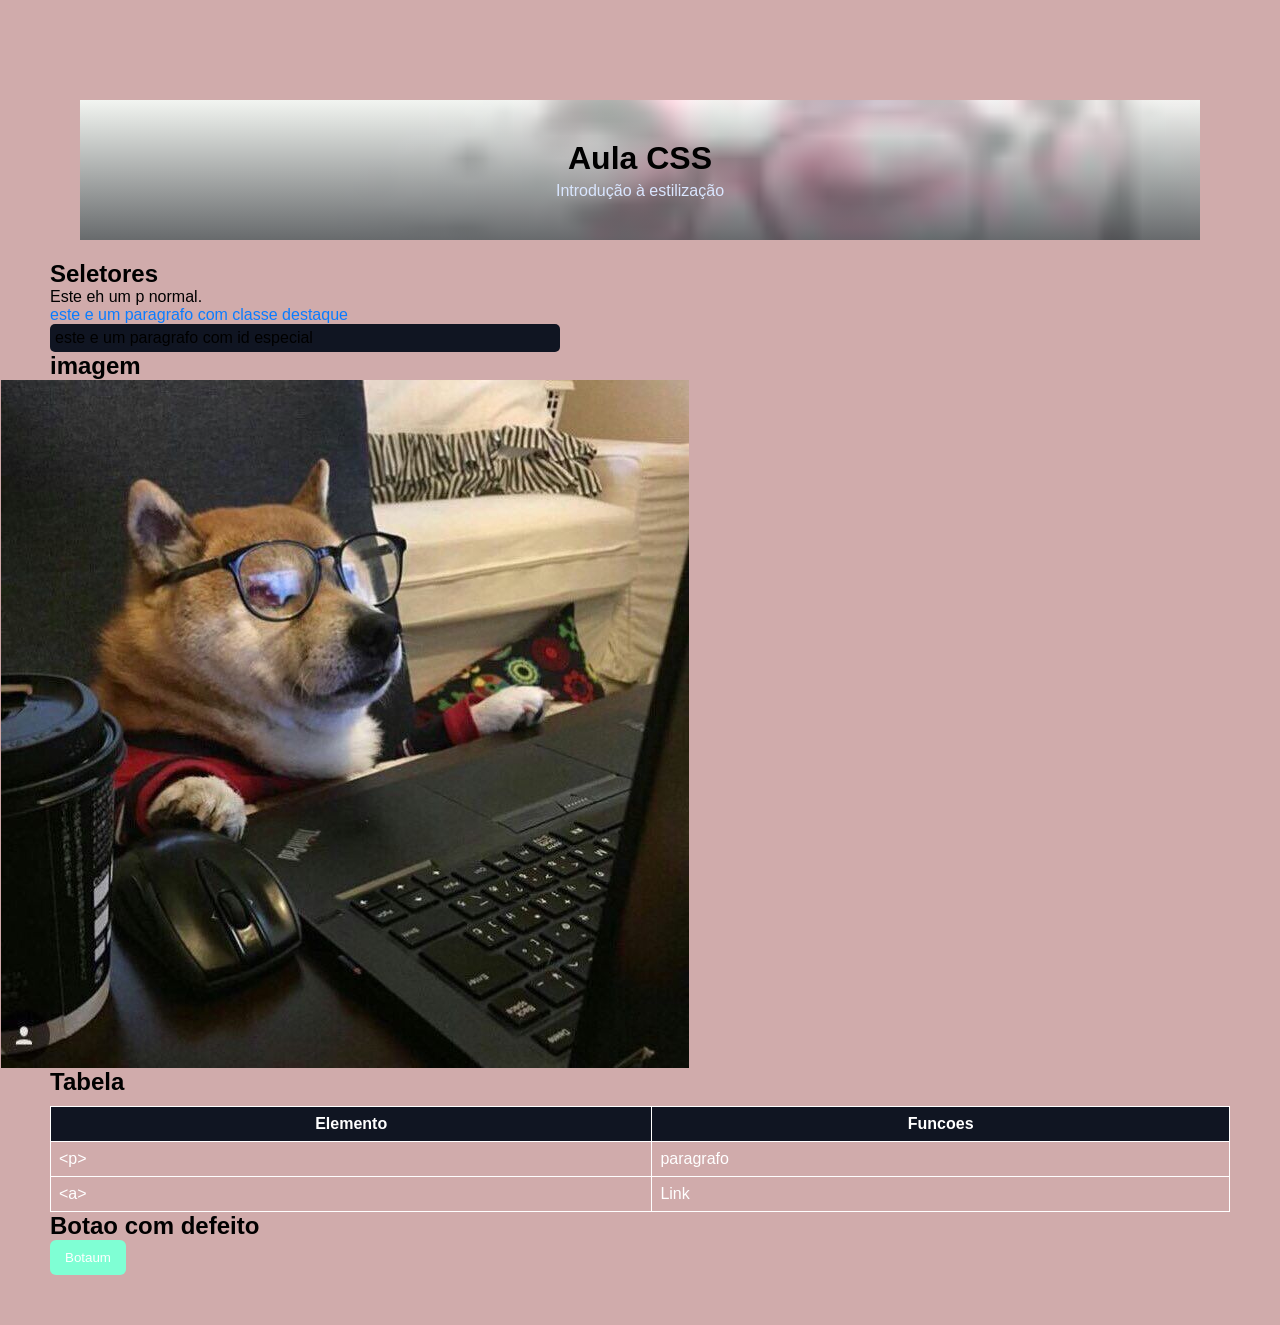
<file: Testando HTML/index.html>
<!DOCTYPE html>
<html lang="en">
<head>
    <meta charset="UTF-8">
    <meta name="viewport" content="width=device-width, initial-scale=1.0">
    <title>Aula CSS</title>
    <link rel="stylesheet" href="./assets/css/style.css">
    </head>
<body>
    <div class="banner">
      <h1>Aula CSS</h1>
      <p>Introdução à estilização</p>
    </div>

    
    <h2>Seletores</h2>
    <p>Este eh um p normal.</p>
    <p class="destaque"> este e um paragrafo com classe destaque</p>
    <p id="especial">este e um paragrafo com id especial</p>
    <h2>imagem</h2>
    <div class="imagem">
    <img src="./assets/baixados.jpg" alt="">
  </div>
    <h2>Tabela</h2>
    <table> <!--tabela inicializada -->
        <tr> <!-- linha -->
        <th>  Elemento </th> <!-- Cabecalho-->
        <th>  Funcoes  </th>
        </tr> 
     <tr>
      <td>&lt;p&gt;</td> <!-- linha de dados -->
       <td> paragrafo</td>
     </tr>
    <tr>
      <td>
        &lt;a&gt;
      </td>
      <td>Link</td>
    </tr>
    </table>
    <h2>Botao com defeito</h2>
    <button class="botao">Botaum</button>
</body>
</html>
</file>
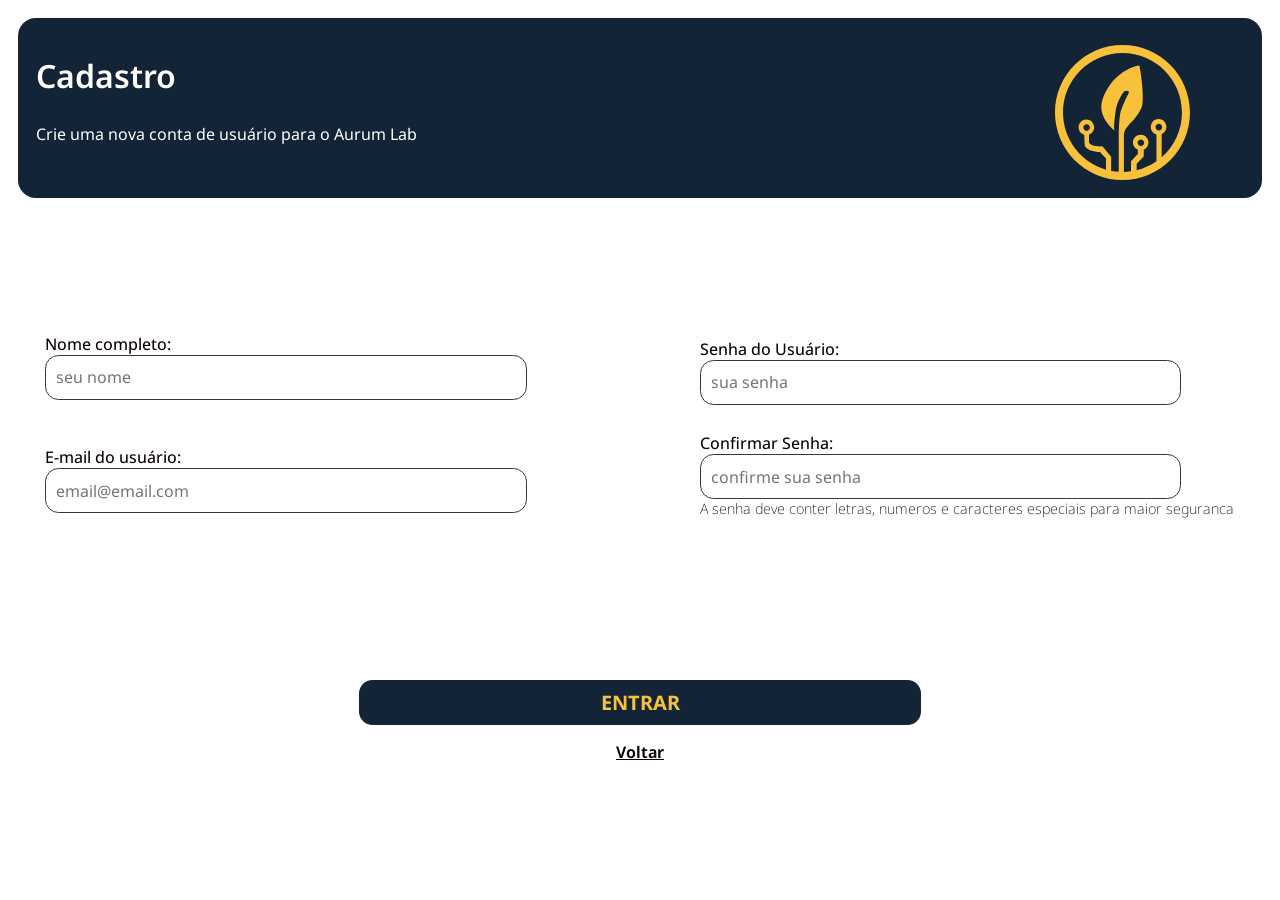
<file: AurumLab/cadastro.html>
<!DOCTYPE html>
<html lang="pt-BR">

<head>
    <meta charset="UTF-8">
    <meta name="viewport" content="width=device-width, initial-scale=1.0">
    <title>Aurum Lab - Cadastro</title>
    <link rel="stylesheet" href="assets/css/global.css">
    <link rel="stylesheet" href="assets/css/cadastro.css">

</head>

<body>
    <main class="cadastro-inteiro">
        <header class="tela-cadastro">
            <div class="textos-cadastro">
                <p class="titulo">Cadastro</p>                <p class="subtitulo">Crie uma nova conta de usuário para o Aurum Lab</p>
            </div>
            <img src="assets/img/icone-logo.svg" alt="Logo Aurum Lab" class="logo">
        </header>
        <main class="cadastro-paineis">
            <section class="paineis">
                <form class="painel-esquerdo">
                    <section class="painel-superior-esquerdo">
                        <label for="nome">Nome completo:</label>
                        <input type="nome" class="nome" placeholder="seu nome" required>


                    </section>
                    <section class="painel-inferior-esquerdo">
                        <form action="./enviar" class="campo-email">
                            <label for="email">E-mail do usuário:</label>
                            <input type="email" class="email" placeholder="email@email.com" required>
                        </form>
                    </section>
                </form>
                <form class="painel-direito">
                    <section class="painel-superior-direito">

                        <div class="campo-senha">
                            <label for="senha" class="senha">Senha do Usuário:</label>
                            <input type="password" class="senha" placeholder="sua senha" required>

                            <span class="icone-olho">
                            </span>
                        </div>

                    </section>
                    <section class="painel-inferior-direito">
                        <label for="senha" class="senha-confirma">Confirmar Senha:</label>
                        <input type="password" id="confirma-senha" placeholder="confirme sua senha" required>
                        <!-- <span class="icone-olho">
                            <img src="assets/icon/eye.svg" alt="" class="olho">
                        </span> -->
                        <p class="texto-aviso">A senha deve conter letras, numeros e caracteres especiais para maior
                            seguranca
                        </p>


                    </section>
                </form>
            </section>
            <div class="botoes">
                <button type="submit" class="botao-cadastro">ENTRAR</button>
                <a href="login.html" class="botao-voltar">Voltar</a>
            </div>
        </main>
    </main>
</body>

</html>


</body>

</html>
</file>
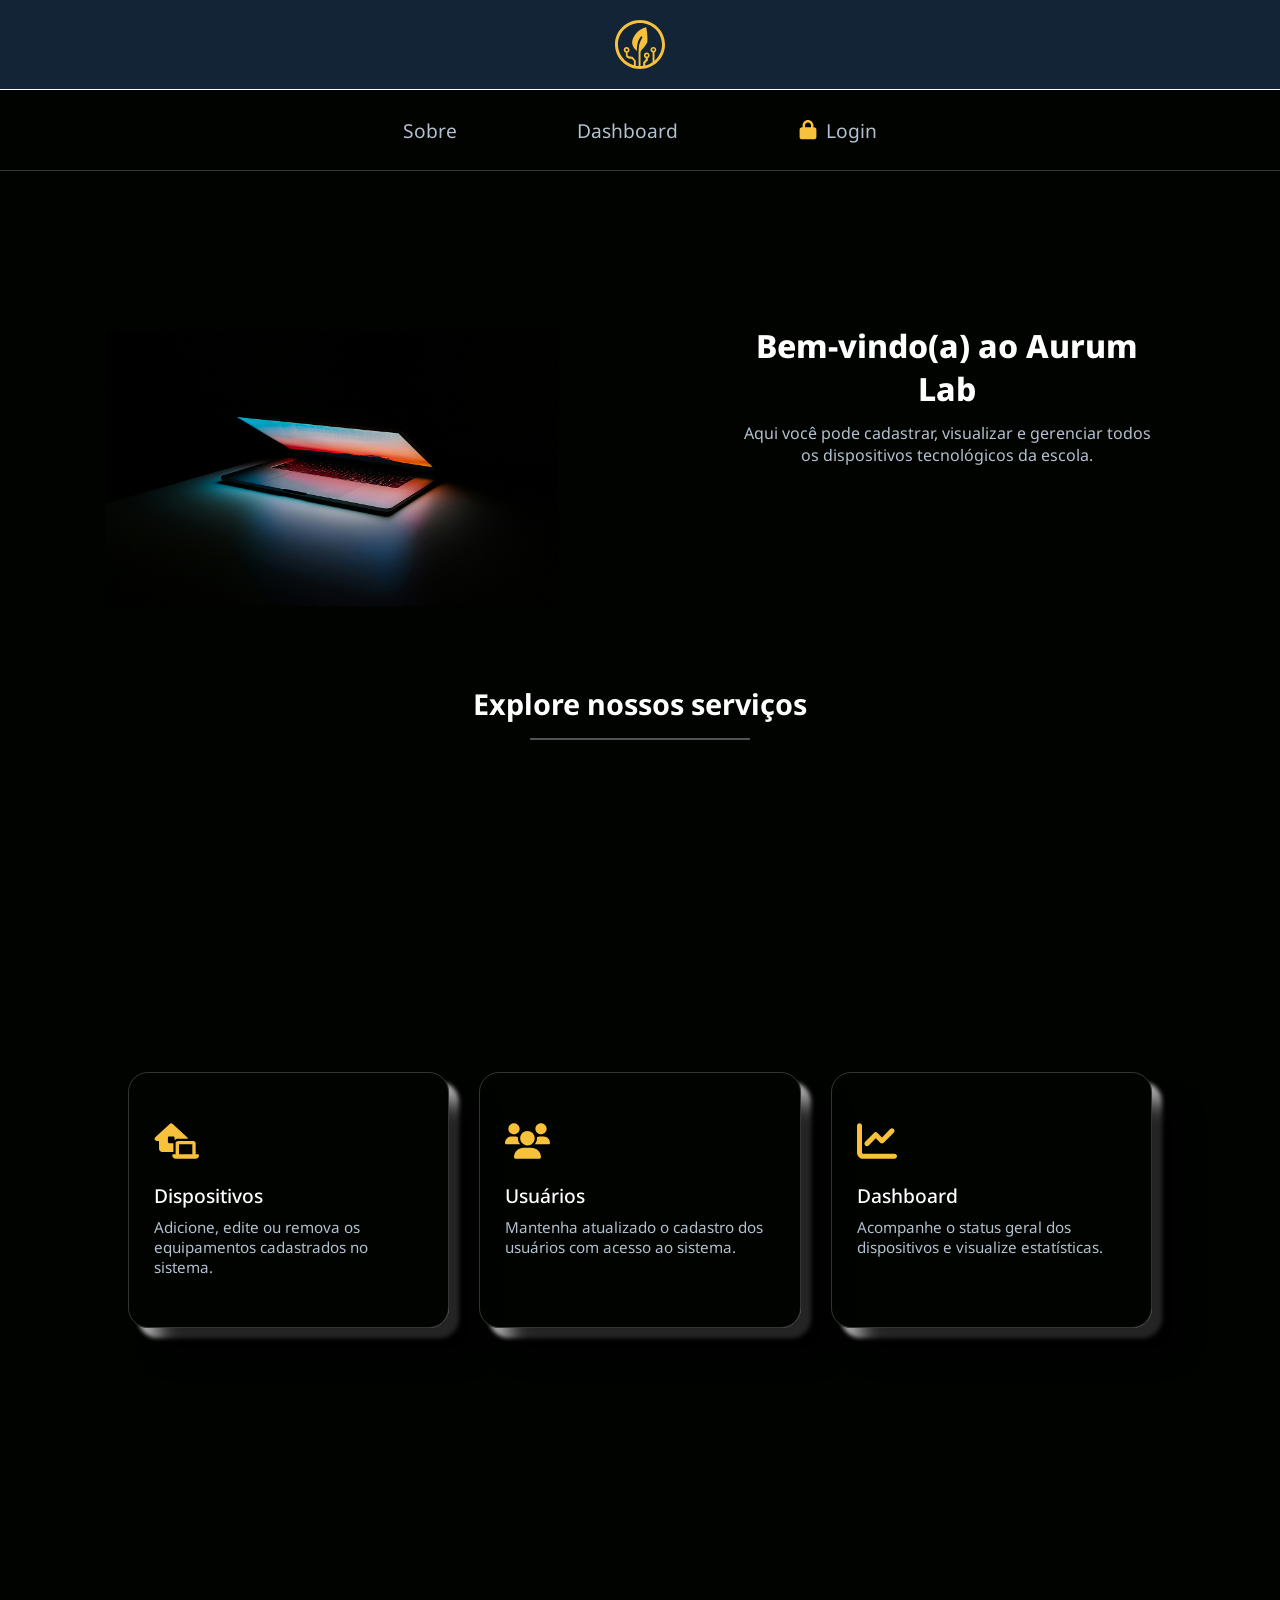
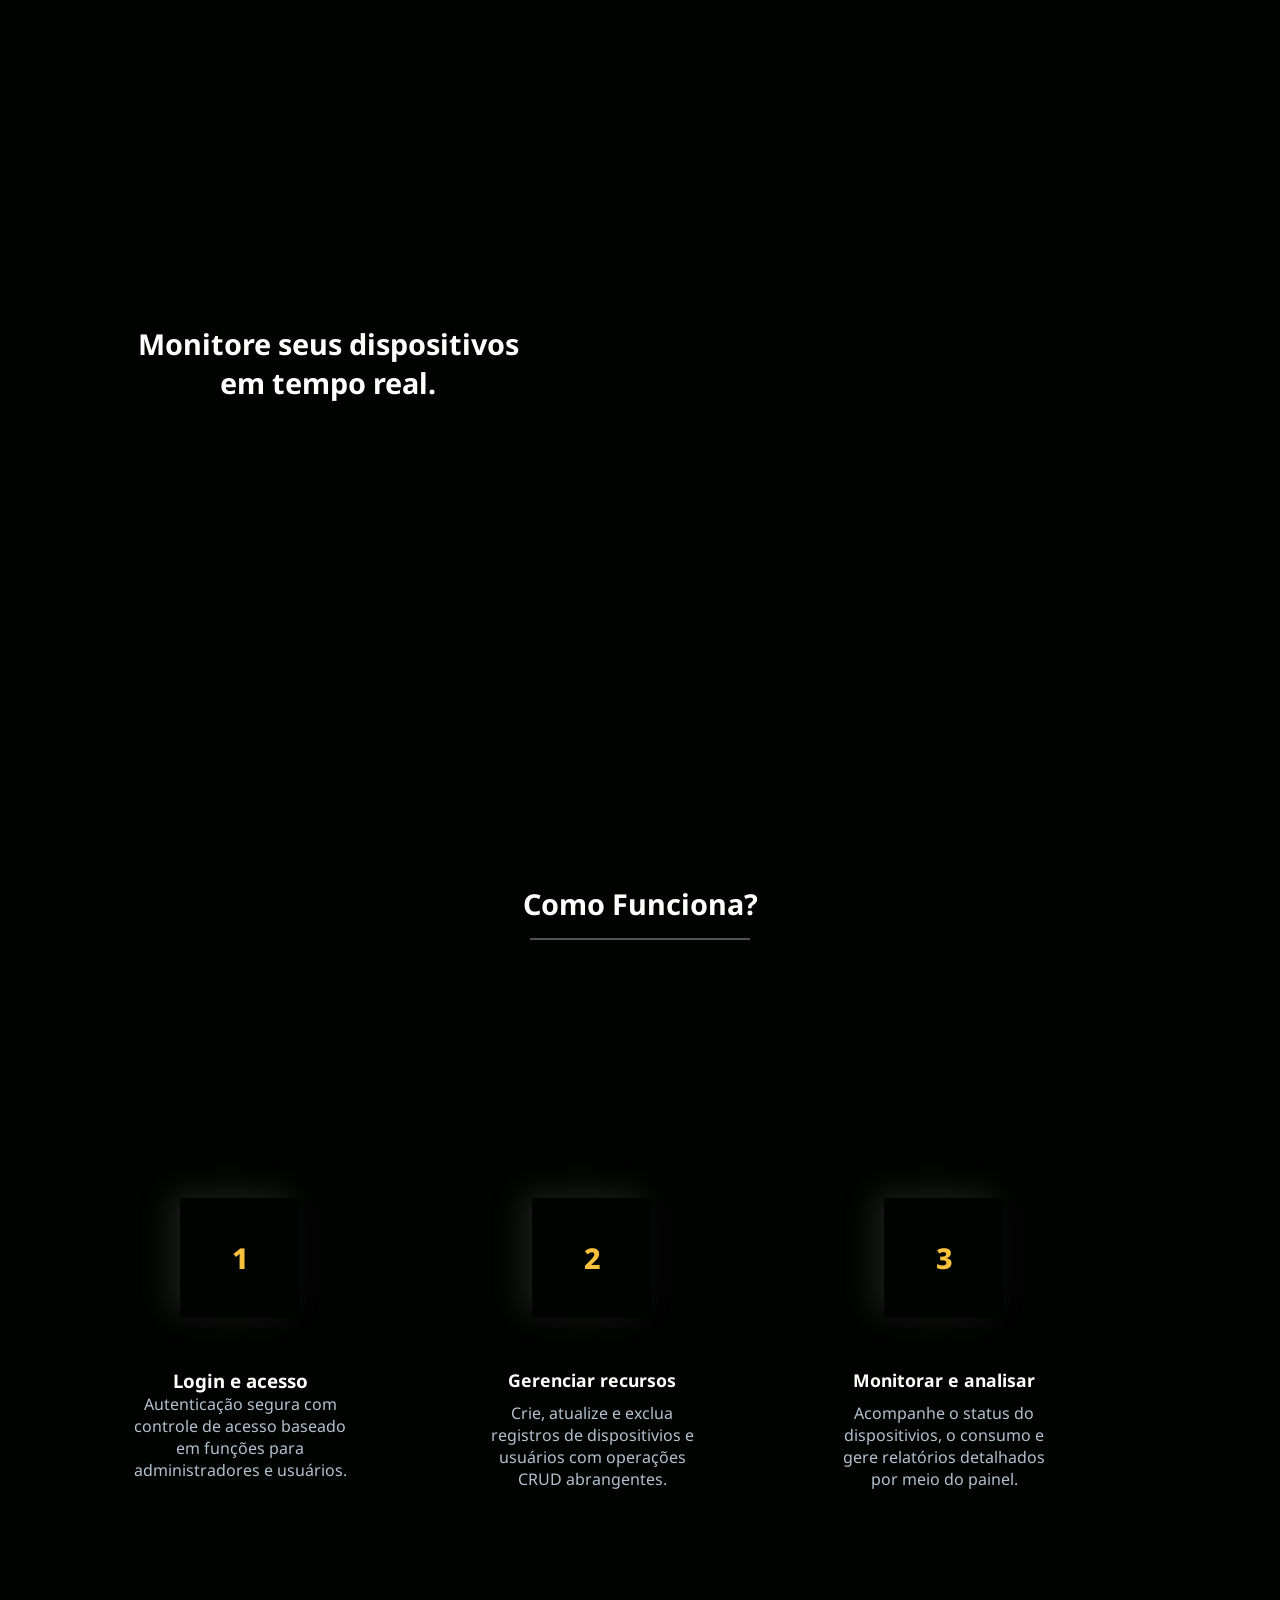
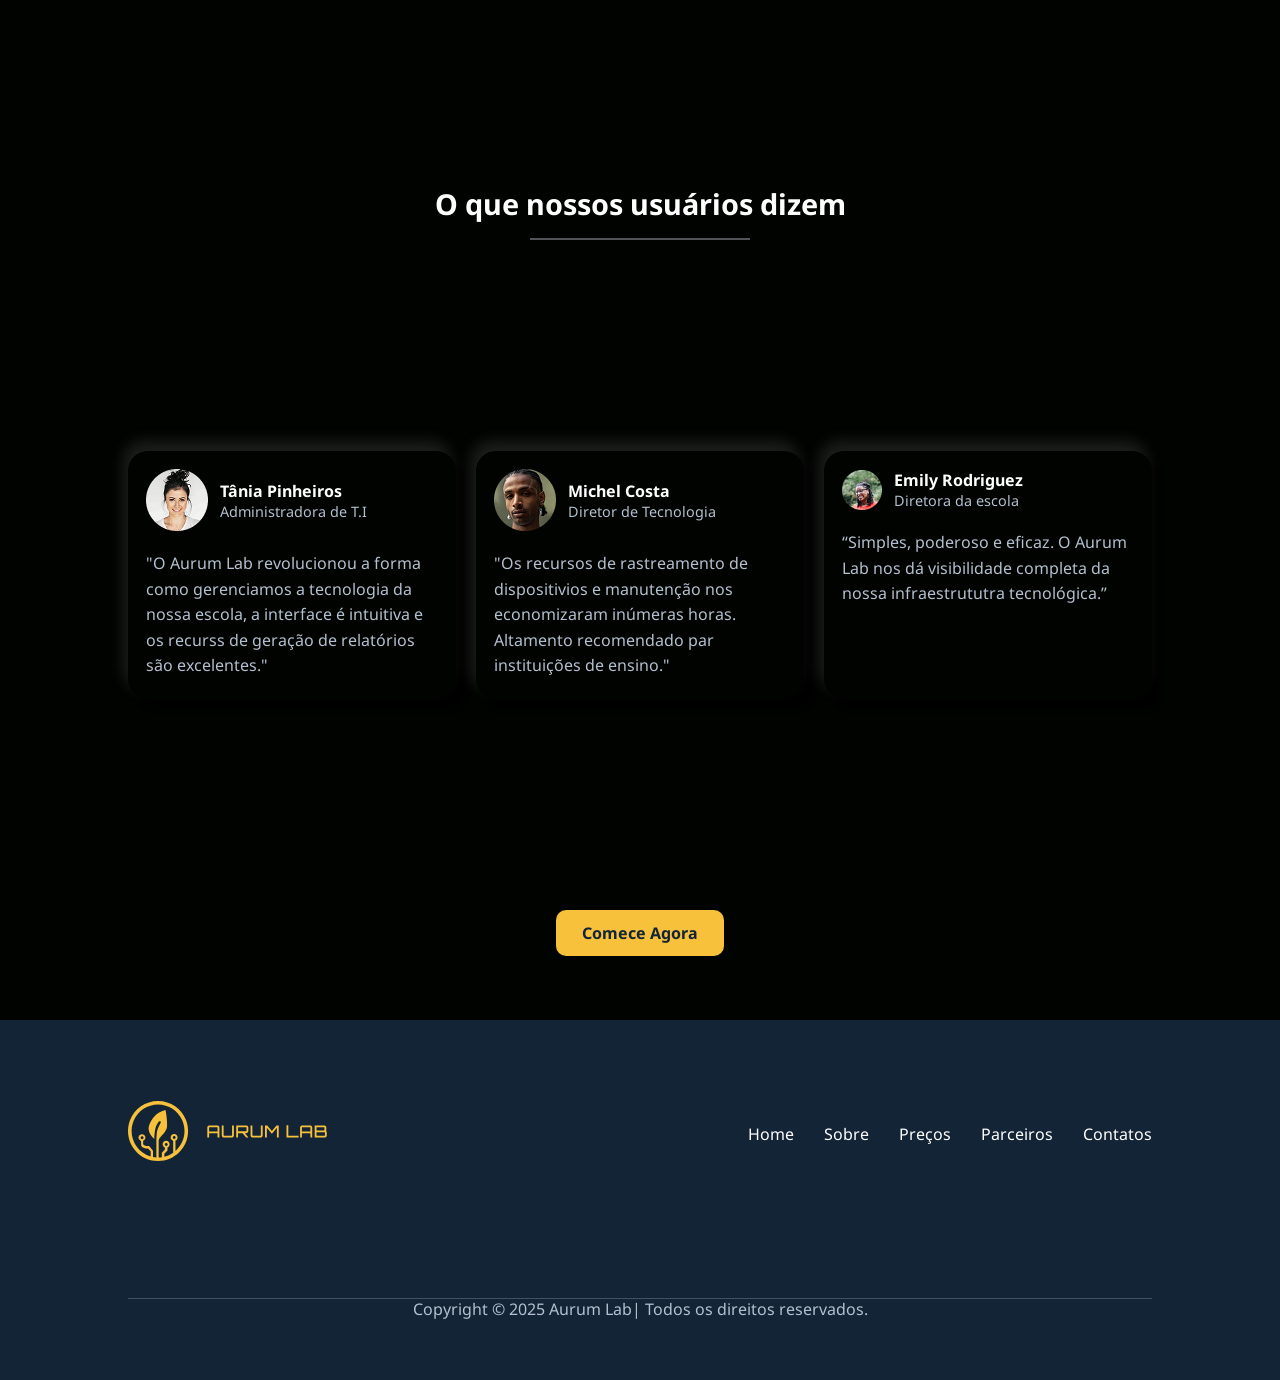
<file: AurumLab/home.html>
<!DOCTYPE html>
<html lang="pt-BR">
<head>
    <meta charset="UTF-8">
    <meta name="viewport" content="width=device-width, initial-scale=1.0">
    <title>Aurum Lab - Home</title>
    <link rel="stylesheet" href="assets/css/style.css">
    <link rel="stylesheet" href="assets/css/global.css">
</head>
<body>
    <header class="cabecalho">
        <a href="#" class="barra-topo">
            <img src="assets/img/icone-logo.svg" alt="Logotipo Aurum Lab" class="logo">
        </a>
        <nav class="navegacao">
            <ul class="lista-menu">
                <li><a href="" class="link-ativo">Sobre</a></li>
                <li><a href="">Dashboard</a></li>
                <li>
                    <a href="" class="item-login">
                        <img class="cadeado" src="assets/icon/lock.svg" alt="">
                        Login
                    </a>
                </li>
            </ul>
        </nav>
    </header>
    <main>
        <!-- SEÇÃO BANNER -->
        <section class="secao-banner">
            <div class="textos-banner">
                <h1 class="titulo-banner-principal">Bem-vindo(a) ao Aurum Lab</h1>
                <p class="subtitulo-banner">Aqui você pode cadastrar, visualizar e gerenciar todos os dispositivos tecnológicos da escola.</p>
            </div>
        </section>
        <!-- SEÇÃO SERVIÇOS -->
        <section class="secao-servicos">
            <div class="cabecalho-secao">
                <h2>Explore nossos serviços</h2>
                <span class="linha-decorativa"></span>
            </div>
            <div class="grade-servicos">
                <div class="cartao-servico">
                    <img src="assets/icon/house-laptop.svg" alt="" class="icone">
                    <h3 class="titulo-cartao">Dispositivos</h3>
                    <p class="descricao-cartao">Adicione, edite ou remova os equipamentos cadastrados no sistema.</p>
                </div>
                <div class="cartao-servico">
                    <img src="assets/icon/users.svg" alt="" class="icone">
                    <h3 class="titulo-cartao">Usuários</h3>
                    <p class="descricao-cartao">Mantenha atualizado o cadastro dos usuários com acesso ao sistema.</p>
                </div>
                <div class="cartao-servico">
                    <img src="assets/icon/chart-line.svg" alt="" class="icone">
                    <h3 class="titulo-cartao">Dashboard</h3>
                    <p class="descricao-cartao">Acompanhe o status geral dos dispositivos e visualize estatísticas.</p>
                </div>
            </div>
        </section>
        <section class="secao-monitoramento">
        <h2 class="titulo-banner-meio">Monitore seus dispositivos em tempo real.</h2>
        </section>
    <section class="secao-como-funciona">
        <div class="cabecalho-secao">
            <h2 class="titulo-secao">Como Funciona?</h2>
            <span class="linha-decorativa">
            </span>
        </div>
        <div class="grade-passos">
            <div class="passo">
            <span class="numero-passo">1</span>
        <h3 class="traco-passo">Login e acesso</h3>
        <p class="texto-passo">Autenticação segura com controle de acesso baseado em funções para administradores e usuários.</p>
        </div>
        <div class="passo">
            <span class="numero-passo">2</span>
            <h3 class="titulo-passo">Gerenciar recursos</h3>
            <p class="texto-passo">Crie, atualize e exclua registros de dispositivios e usuários com operações CRUD abrangentes.</p>

        </div> 
        <div class="passo">
            <span class="numero-passo">3</span>
            <h3 class="titulo-passo">Monitorar e analisar</h3>
            <p class="texto-passo">Acompanhe o status do dispositivios, o consumo e gere relatórios detalhados por meio do painel.</p>
        </div>   
    </div>
    </section>
    <!-- Secao Depoimentos -->
    <section class="secao-depoimentos">
    <div class="cabecalho-secao">
        <h2 class="titulo-secao"> O que nossos usuários dizem</h2>
         <span class="linha-decorativa"> </span>
    </div>
   <div class="grade-depoimentos">
    <div class="depoimento"> 
        <div class="topo-depoimento">
        <img src="assets/img/img-user1.png" alt="" class="">
        <div>
            <h3 class="nome-usuario">
                Tânia Pinheiros
            </h3>
            <p class="cargo-usuario">
                Administradora de T.I
            </p>
        </div>
        </div>
        <p class="texto-depoimento">"O Aurum Lab revolucionou a forma como gerenciamos a tecnologia da nossa escola, a interface é intuitiva e os recurss de geração de relatórios são excelentes."</p>
    
    </div>
    <div class="depoimento">
        <div class="topo-depoimento">
            <img class="" src="assets/img/img-user2.png">
            <div>
                <h3 class="nome-usuario">Michel Costa</h3>
            <p class="cargo-usuario">Diretor de Tecnologia</p>
        </div> 
        </div>
        <p class="texto-depoimento">
            "Os recursos de rastreamento de dispositivios e  manutenção nos economizaram inúmeras horas. Altamento recomendado par instituições de ensino."
        </p>
    </div>
     
    <div class="depoimento">
        <div class="topo-depoimento">
            <img src="assets/img/img-user3.png" alt="" class="foto-usuario">
            <div>
                <h3 class="nome-usuario"> Emily Rodriguez</h3>
                <p class="cargo-usuario"> Diretora da escola   </p>

            </div>
            </div>
        <p class="texto-depoimento">“Simples, poderoso e eficaz. O Aurum Lab nos dá visibilidade completa da nossa infraestrututra tecnológica.”</p>
    </div>
</div> 
    <a href="button" class="botao-primario"> Comece Agora</a>
</section>
</main>
<!-- Rodapé -->
<footer class="rodape">
<div class="rodape-conteudo">
    <a href="#">
        <img src="assets/img/logo-horizontal.svg" alt="" class="logo-rodape">
        </a>
        <nav><ul class="lista-rodape">
            <li><a href="#">Home</a></li>
            <li><a href="#">Sobre</a></li>
            <li><a href="#">Preços</a></li>
            <li><a href="#">Parceiros</a></li>
            <li><a href="#">Contatos</a></li>
        </ul>
    </nav>
</div>
<div class="final-rodape">
    <div class="linha-divisoria">
        <p class="direitos">Copyright © 2025 Aurum Lab| Todos os direitos reservados.</p>
    </div>
</div>
</footer>
</body>
</html>
</file>
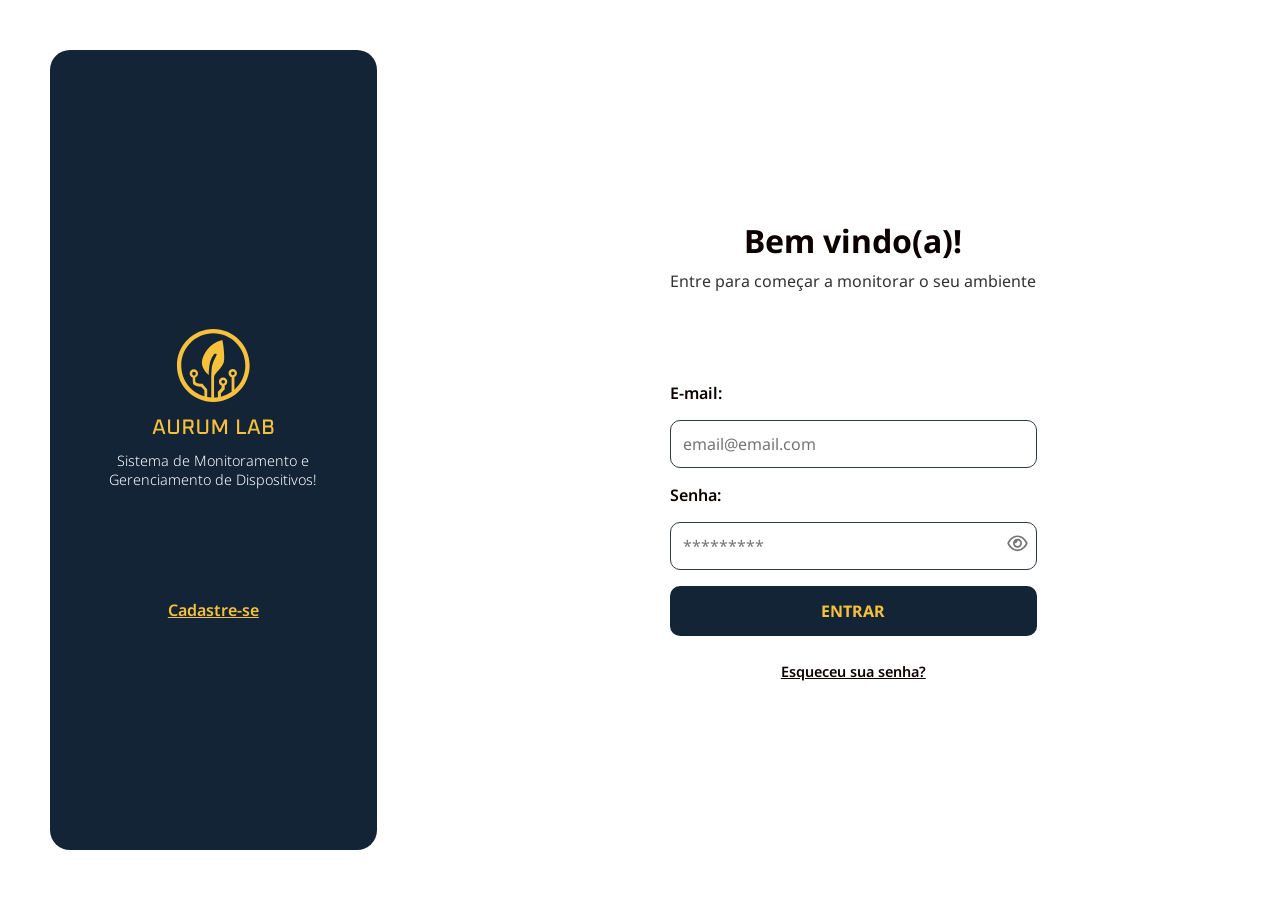
<file: AurumLab/login.html>
<!DOCTYPE html>
<html lang="pt-BR">
<head>
  <meta charset="UTF-8">
  <meta name="viewport" content="width=device-width, initial-scale=1.0">
  <title>Aurum Lab - Login</title>
<link rel="stylesheet" href="assets/css/global.css">
<link rel="stylesheet" href="assets/css/login.css">
<script defer src="assets/js/index.js"></script> 
<!-- Defer garante que o JS seja executado apos o carregamento do HTML -->
</head>
<body>
  <main class="container-login">
    <!-- Lado esquerdo -->
    <aside class="painel-esquerdo">
      <img src="assets/img/logo-vertical.svg" alt="Logotipo Aurum Lab" class="logo">
      <img src="assets/img/icone-logo.svg" alt="responsivo" class="logo-resp">
      <p class="descricao">Sistema de Monitoramento e Gerenciamento de Dispositivos!</p>
      <a href="cadastro.html" class="link-cadastro">Cadastre-se</a>
    </aside>

    <!-- Lado direito -->
    <section class="painel-direito">
      <header class="cabecalho-login">
        <h2 class="titulo-login">Bem vindo(a)!</h2>
        <p class="subtitulo-login">Entre para começar a monitorar o seu ambiente</p>
      </header>

      <form class="form-login">
        <label for="email">E-mail:</label>
        <input type="email" id="email" placeholder="email@email.com" required>

        <label for="senha">Senha:</label>
        <div class="campo-senha">
          <input type="password" id="senha" placeholder="*********" required>
          <span class="icone-olho">
            <img src="assets/icon/eye.svg" alt="">
          </span>
        </div>

        <button type="submit" class="botao-login">ENTRAR</button>

        <a href="#" class="link-esqueci" >Esqueceu sua senha?</a>

        <p class="erro-login">E-mail e senha incorretos</p>
      </form>
    </section>
  </main>
</body>
</html>
</file>
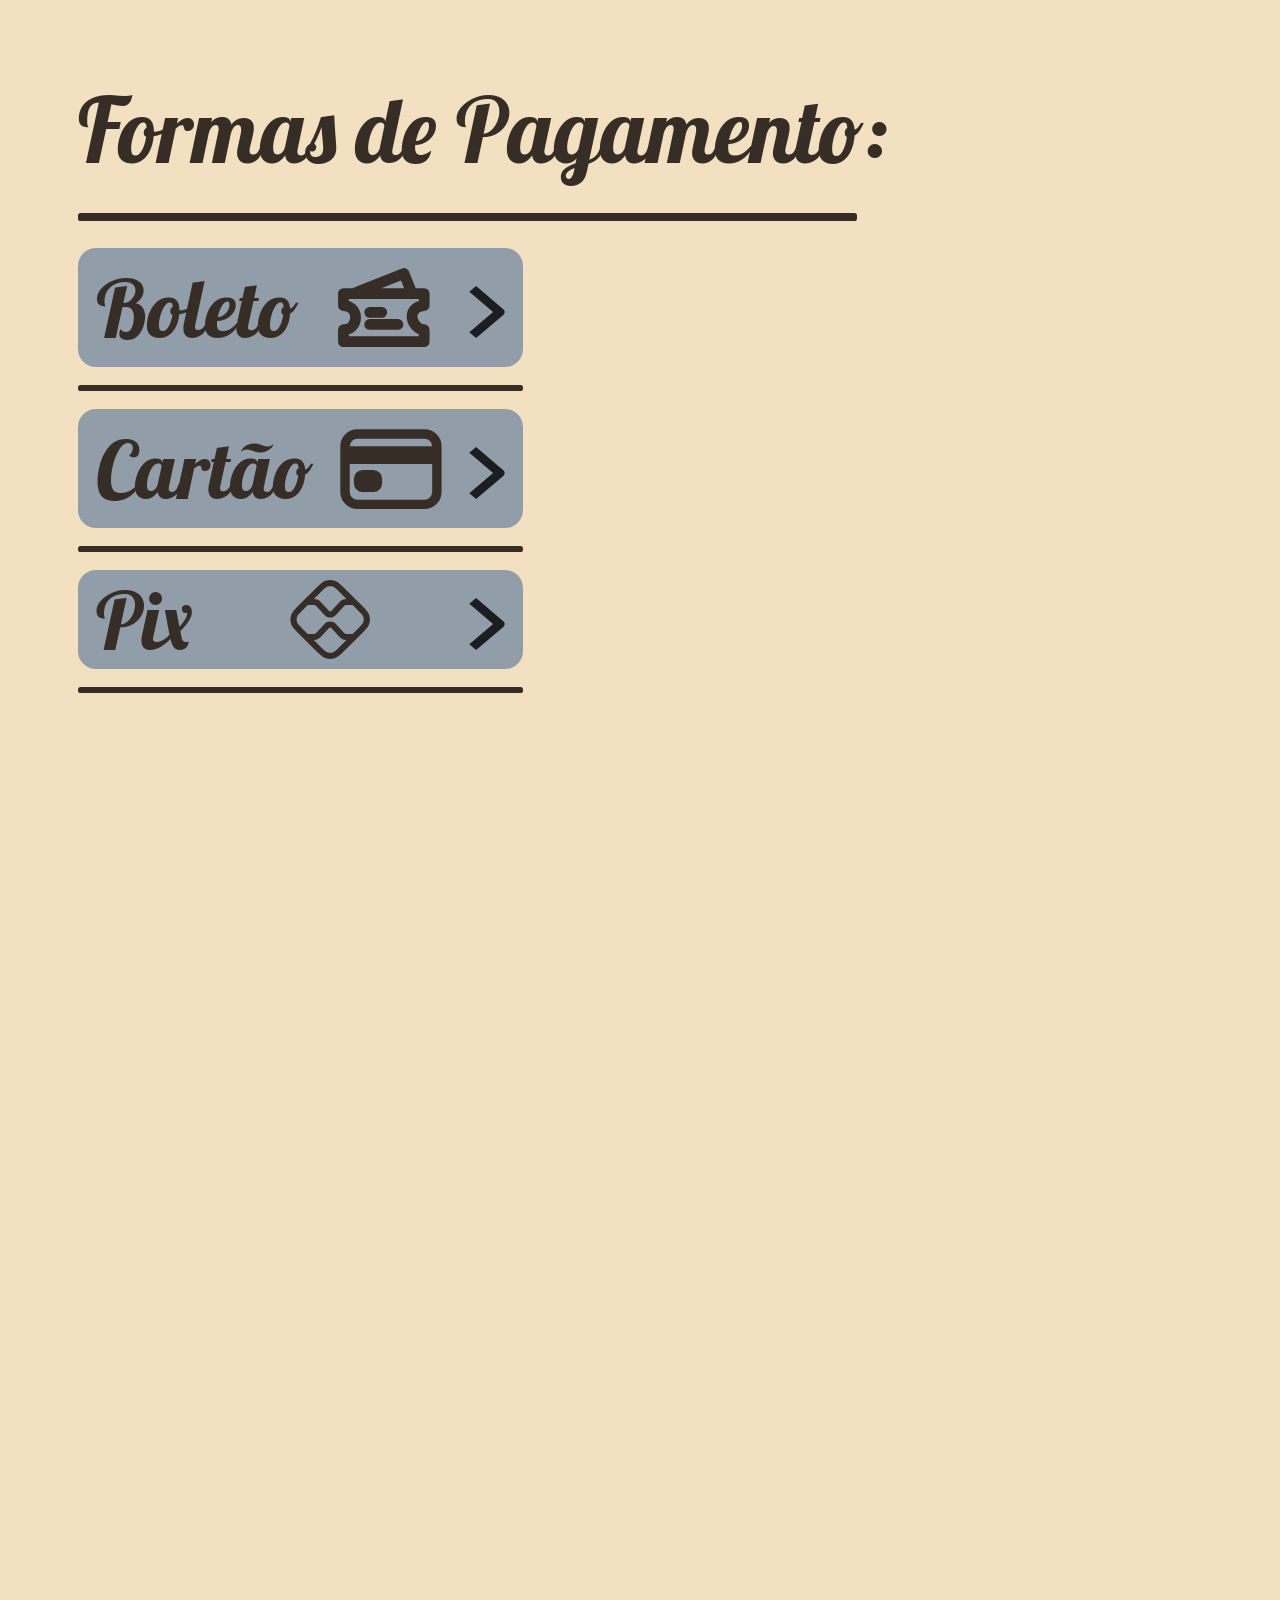
<file: Carrinho_Proj/Carrinho_Anterior_Commitado/carrinho.html>
<!DOCTYPE html>
<html lang="pt-BR">

<head>
    <meta charset="UTF-8">
    <meta name="viewport" content="width=device-width, initial-scale=1.0">
    <link rel="stylesheet" href="assets/css/styleGlobal.css">
    <link rel="stylesheet" href="assets/css/carrinhoStyle.css">
    <script defer src="assets/js/carrinho.js"></script>
    <title>Carrinho</title>
</head>

<body>
    <main class="tela">
        <aside class="tela-esquerda">

            <section class="tela-esquerdaa">
                <p class="forma-pagamento">Formas de Pagamento: </p>
                <div class="line2"></div>

                <ul class="quadros">
                    <li class="aba boleto">
                        <span class="texto-esquerda boleto">Boleto</span>
                        <img src="assets/img/svg/Boleto.svg" alt="boleto-image" class="svg">
                        <a href="carrinhoBoleto.html"><img src="assets/img/svg/Seta.svg" alt="Seta image" class="seta"></a>
                    </li>
                    <div class="linha"></div>
                    <li class="aba cartao">
                        <span class="texto-esquerda cartao">Cartão</span>
                        <img src="assets/img/svg/Card.svg" alt="cartao-image" class="svg">
                        <a href="carrinhoCartao.html"> <img src="assets/img/svg/Seta.svg" alt="Seta image" class="seta"></a>
                        
                    </li>
                    <div class="linha"></div>
                    <li class="aba pix">
                        <span class="texto-esquerda piX">Pix</span>
                        <img src="assets/img/svg/PIX.svg" alt="pix-image" class="svg pix">
                        <a href="carrinhoPIX.html"><img src="assets/img/svg/Seta.svg" alt="Seta image" class="seta"></a>
                       
                    </li>
                    <div class="linha"></div>

                </ul>
            </section>
        </aside>
        <aside class="tela-direita">
            <section class="tela-direitaa">
            <div class="banner-carrinho">
<<<<<<< HEAD:Carrinho_Proj/Carrinho_Anterior_Commitado/carrinho.html
                <h3 class="titulo-texto">Meu carrinho:</h3>
                <div class="linha-carrinho"></div>
                <ul class="produtos-lista">
                    <li class="produto">
                        <img src="assets/img/png/tela_teste.jpg" alt="" class="imagem">
                        <div class="texto-produto"><p class="nome-produto">Produto 1 <p class="quantidade">(qnt)</p><p class="preco">!(R$)</p></div>
=======
                <h3>Meu carrinho:</h3>
                <div class="linha"></div>
                <ul class="produtos-lista">
                    <li class="produto">
                        <img src="assets/img/png/tela_teste.jpg" alt="" class="imagem">
                        <div class="texto-produto"><p class="nome-produto"> produto 1 <p class="quantidade">(qnt)</p><p class="preco">(!R$)</p></div>
>>>>>>> f3f68d03c4acd85bb94ef8ecdd30469998644b97:Carrinho/carrinho.html
                    </li>
                    <div class="linha-carrinho"></div>

                    <li class="produto">
                        <img src="assets/img/png/tela_teste.jpg" alt="" class="imagem">
<<<<<<< HEAD:Carrinho_Proj/Carrinho_Anterior_Commitado/carrinho.html
                        <div class="texto-produto"><p class="nome-produto">Produto 2 <p class="quantidade">(qnt)</p><p class="preco">!(R$)</p></p></div>
=======
                        <div class="texto-produto"><p class="nome-produto"> produto 2 <p class="quantidade">(qnt)</p><p class="preco">(!R$)</p></p></div>
>>>>>>> f3f68d03c4acd85bb94ef8ecdd30469998644b97:Carrinho/carrinho.html
                    </li>
                    <div class="linha-carrinho"></div>


                    <li class="produto">
                        <img src="assets/img/png/tela_teste.jpg" alt="" class="imagem">
<<<<<<< HEAD:Carrinho_Proj/Carrinho_Anterior_Commitado/carrinho.html
                        <div class="texto-produto"><p class="nome-produto">Produto 3 <p class="quantidade">(qnt)</p><p class="preco">!(R$)</p></p></div>
=======
                        <div class="texto-produto"><p class="texto-produtos">produto 3 <p class="quantidade">(qnt)</p><p class="preco">(!R$)</p></p></div>
>>>>>>> f3f68d03c4acd85bb94ef8ecdd30469998644b97:Carrinho/carrinho.html
                    </li>

                    <div class="linha-carrinho"></div>

                </ul>
                <div class="pagamento">
                    <h3 class="">Total: <p class="soma"></p> R$</h3>
                </div>
            </div>
            <div class="efetuar-pagamento">
                <button type="submit" class="pagamentos">Finalizar Pedido</button>
            </div>
        </section>
        </aside>
    </main>
</body>
</html>
</file>
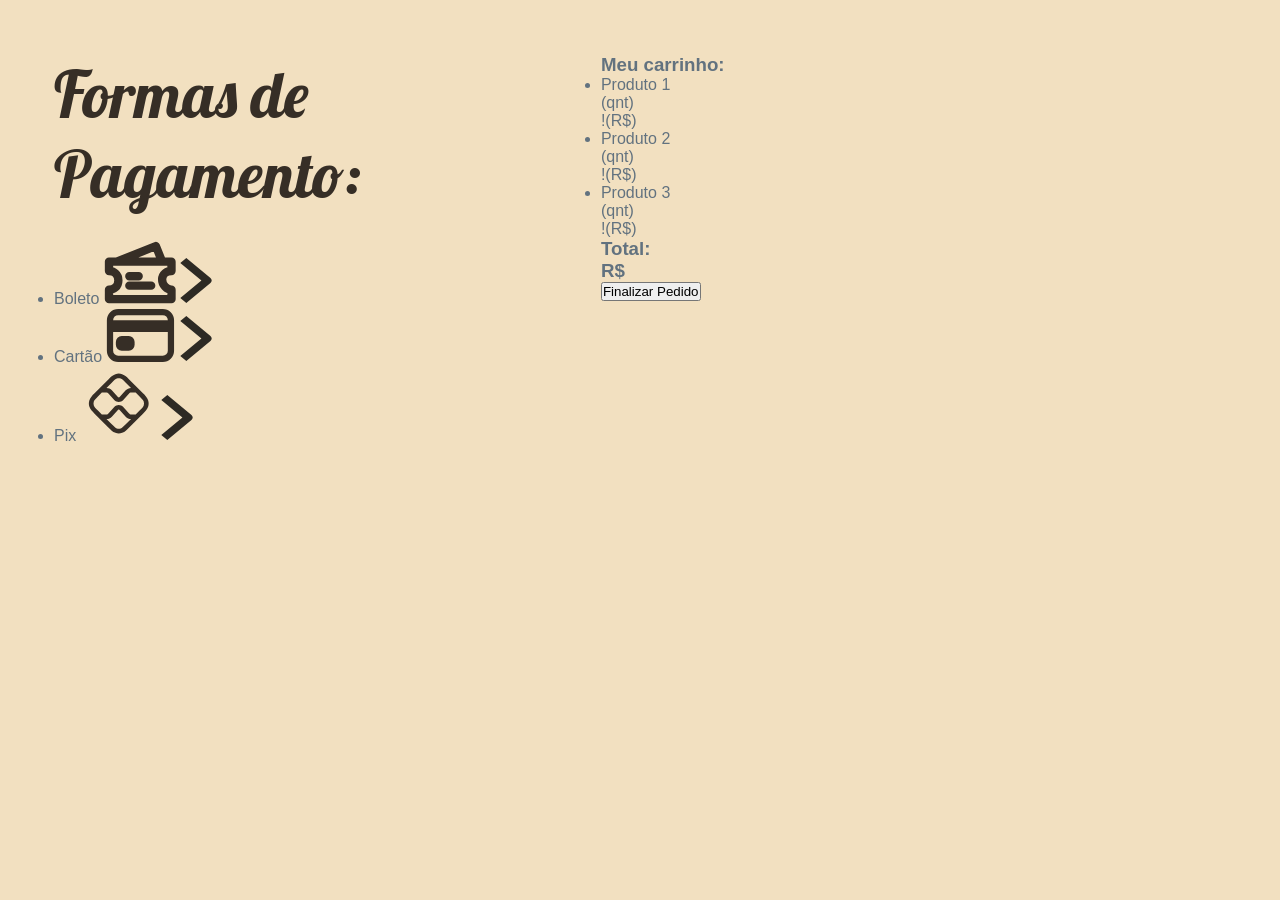
<file: Carrinho_Proj/Carrinho_Em_Sala/carrinho.html>
<!DOCTYPE html>
<html lang="pt-BR">

<head>
    <meta charset="UTF-8">
    <meta name="viewport" content="width=device-width, initial-scale=1.0">
    <link rel="stylesheet" href="assets/css/styleGlobal.css">
    <link rel="stylesheet" href="assets/css/carrinhoStyle.css">
    <script defer src="assets/js/carrinho.js"></script>
    <title>Carrinho</title>
</head>

<body>
    <main class="tela">
        <aside class="tela-esquerda">
            <p class="forma-pagamento">Formas de Pagamento:</p>
            <!-- <div class="line2"></div> -->
            <ul class="quadros">
                <li class="aba boleto">
                    <span class="texto-esquerda boleto">Boleto</span>
                    <img src="assets/img/svg/Boleto.svg" alt="boleto-image" class="svg">
                    <a href="carrinhoBoleto.html"><img src="assets/img/svg/Seta.svg" alt="Seta image" class="seta"></a>
                </li>
                <div class="linha"></div>
                <li class="aba cartao">
                    <span class="texto-esquerda cartao">Cartão</span>
                    <img src="assets/img/svg/Card.svg" alt="cartao-image" class="svg">
                    <a href="carrinhoCartao.html"> <img src="assets/img/svg/Seta.svg" alt="Seta image" class="seta"></a>
                    
                </li>
                <div class="linha"></div>
                <li class="aba pix">
                    <span class="texto-esquerda piX">Pix</span>
                    <img src="assets/img/svg/PIX.svg" alt="pix-image" class="svg pix">
                    <a href="carrinhoPIX.html"><img src="assets/img/svg/Seta.svg" alt="Seta image" class="seta"></a>
                    
                </li>
                <div class="linha"></div>

            </ul>
        </aside>
        <aside class="tela-direita">
            <section class="tela-direitaa">
            <div class="banner-carrinho">
                <h3 class="titulo-texto">Meu carrinho:</h3>
                <div class="linha-carrinho"></div>
                <ul class="produtos-lista">
                    <li class="produto">
                        <!-- <img src="assets/img/png/tela_teste.jpg" alt="" class="imagem"> -->
                        <div class="texto-produto"><p class="nome-produto">Produto 1 <p class="quantidade">(qnt)</p><p class="preco">!(R$)</p></div>
                    </li>
                    <div class="linha-carrinho"></div>

                    <li class="produto">
                        <!-- <img src="assets/img/png/tela_teste.jpg" alt="" class="imagem"> -->
                        <div class="texto-produto"><p class="nome-produto">Produto 2 <p class="quantidade">(qnt)</p><p class="preco">!(R$)</p></p></div>
                    </li>
                    <div class="linha-carrinho"></div>


                    <li class="produto">
                        <!-- <img src="assets/img/png/tela_teste.jpg" alt="" class="imagem"> -->
                        <div class="texto-produto"><p class="nome-produto">Produto 3 <p class="quantidade">(qnt)</p><p class="preco">!(R$)</p></p></div>
                    </li>

                    <div class="linha-carrinho"></div>

                </ul>
                <div class="pagamento">
                    <h3 class="">Total: <p class="soma"></p> R$</h3>
                </div>
            </div>
            <div class="efetuar-pagamento">
                <button type="submit" class="pagamentos">Finalizar Pedido</button>
            </div>
        </section>
        </aside>
    </main>
</body>
</html>
</file>
<file: Testando HTML/assets/css/style.css>
*
{
font-family: sans-serif;
margin: 0;
padding: 0;
}




body
{
    background-color: rgb(208, 171, 171);
    padding: 50px;

}

.banner
{
/* padding: 50px; */
padding: 40px;
margin: 50px  30px 20px; /*Cima, esquerda e direita, baixo*/
/* margin-top: 50px;
margin-right: 30px;
margin-left: 10px;
margin-bottom: 20px; 
Cima, esquerda, direita, baixo*/
background-color: aqua;
background-image: linear-gradient(180deg, rgba(11, 14, 20, 0), rgba(11, 14, 20, 0.6)) ,url("./Screenshot\ 2025-08-13\ 101248.png");
background-position: center;
background-repeat: no-repeat;
background-size: cover;
/* background: linear-gradient(180deg, rgba(11, 14, 20, 0), rgba(11, 14, 20, 0.6)) ,url("./Screenshot\ 2025-08-13\ 101248.png") center/cover no-repeat; */
text-align: center;
}

.banner p
{
  margin: 5px 0 0;
  color: #D9E6FF;
  
}

.destaque
{
    color: #0A7Cff;
}

#especial
{
    background-color: #101522;
    padding: 5px;
    border-radius: 5px;
    width: 500px;
}


.imagem
{
  display: flex;
  justify-content: center;
  max-width: 50%;
  border-radius: 8px;

}

table
{
  border-collapse: collapse;
  width: 100%;
  margin-top: 10px;
  color: #ffffff;
}

th, td
{
    border: 1px solid #ffffff;
    padding: 8px;
}

th
{
    background-color: #101522;
}

.botao
{
    background-color: aquamarine;
    border: none;
    padding: 10px 15px;
    border-radius: 6px;
    color: #ffffff;
}

.botao:hover
{
    cursor: pointer;
    background-color: #005BB5;
}
</file>
<file: AurumLab/assets/css/global.css>
@import url('https://fonts.googleapis.com/css2?family=Noto+Sans:ital,wght@0,100..900;1,100..900&display=swap');

:root
{
    --fundo: #132437;
    --bg-home:#010300;
    --linha-decorativa:#C7CDD6;
    --texto-suave:#B3C0CF;
    --branco: #ffffff;
    --amarelo: #F7C13C;
    --borda-suave: rgba(255, 255, 255, 0.2);
    --sombra-passo-clara: rgba(145, 145, 145, 0.2);
    --sombra-passo-escura: rgb(0, 0, 0, 0.5);
    --sombra-neo-clara: rgba(255, 255, 255, 0.7);
    --sombra-neo-escura: rgba(0, 0, 0, 0.8);
    --texto-escuro: #0C0101;
    --borda: #313a3e;
    --erro: #D40000;

}

*
{
    box-sizing: border-box;
    padding: 0;
    margin: 0;
    font-family: "Noto Sans", sans-serif;
}

html
{
    scroll-behavior: smooth;
}
</file>
<file: AurumLab/assets/css/cadastro.css>
body
{
    background-color: var(--branco);
    color: var(--texto-escuro);
}

.tela-cadastro
{
    margin: 2vh 2vh 5vh 2vh;
    background-color: var(--fundo);
    color: var(--branco);
    display: grid;
    grid-template-columns: 1fr 1fr;
    height: 20vh;
    border-radius: 2vh;
    padding: 1vh;
}

.textos-cadastro
{
    display: grid;
    grid-template-columns: 1fr;
    flex-direction: column;
    padding: 1vh;
    gap: 0.5vh;
    margin-bottom: 2vh;
}

.logo
{
    width: 15vh;
    margin-top: 2vh;
    margin-right: 7vh;
    display: flex;
    justify-self: flex-end;
}

.titulo
{
    color: var(--branco);
    font-size: 2em;
    font-weight: 600;
    display: flex;
    justify-content: flex-start;
    text-align: left;
    margin-top: 2vh;
}

.subtitulo
{
    color: var(--branco);
    font-weight: 400;
    margin-top: 0.5vh;
    display: flex;
    justify-content: flex-start;
}

input
{
    padding: 1.15vh;
    border: 1px solid var(--borda);
    border-radius: 1.5vh;
    font-size: 1rem;
    width: 90%;
}

label
{
    font-weight: 444;
}

placeholder
{
    margin-left: 1vh;
}

.cadastro-paineis
{
    height: 30vh;
    margin: 5vh 5vh;
}

.paineis
{
    display: flex;
    justify-content: space-between;


    height: 40vh;
}

.painel-esquerdo
{
    display: flex;
    flex-direction: column;
    justify-content: space-between;
    width: 45%;
    height: 20vh;
    margin-top: 10vh;
}


.painel-direito
{
    display: flex;
    flex-direction: column;
    justify-content: space-between;
    width: 45%;
    height: 20vh;
    margin-top: 10.555vh;
    gap: 21px;
}

.texto-aviso
{
    font-weight: 200;
    font-size: 0.9em;
}


.botoes
{
    display: grid;
    height: 20vh;
    flex-direction: column;
    align-items: center;
    justify-content: center;
    gap: 1vh;
    margin: 5vh;
}

.botao-cadastro
{
    background-color: var(--fundo);
    color: var(--amarelo);
    border: none;
    border-radius: 1.5vh;
    font-weight: 700;
    font-size: 1.25rem;
    width: 62.5vh;
    padding: 1vh;

}

.botao-cadastro:hover
{
    cursor: pointer;
    background-color: #24354D;
    color: #FFD700;
}

.botao-voltar
{
    background-color: white;
    text-decoration: underline;
    color: var(--texto-escuro);
    display: flex;
    justify-content: center;
    margin-top: -10vh;
    font-weight: 650;
}
.botao-voltar:hover
{
    cursor: pointer;
    color: var(--amarelo);
}


@media (max-width: 390px)
{
   .tela-cadastro{ margin: auto;}

   .logo{width: 5vh;}
}
</file>
<file: AurumLab/assets/css/style.css>
body{
    color: var(--branco);
    background-color: var(--bg-home);
}

.cabecalho
{
    display: flex;
    flex-direction: column;
    background-color: var(--fundo);
    box-shadow: 0 1px 0 var(--borda-suave);
}

.logo
{
    width: 4%;
}

.barra-topo 
{
    display: flex;
    align-items: center;
    justify-content: center;
    padding: 40px 20px;
    height: 10vh;
    border-bottom: 1px solid var(--branco);

}

.navegacao
{
    display: flex;
    align-items: center;
    justify-content: center;
    
    height: 5vh;
    padding: 40px;
    background-color: var(--bg-home);
}

.lista-menu
{
    display: flex;
    align-items: center;
    justify-content: center;
    list-style: none;
    gap: 10%;
    width: 100%;
    
}

.lista-menu a
{
  color: var(--texto-suave);
  font-size: 1.2em;
}

.lista-menu a:hover
{
    opacity: 0.5;
    color: red;
}
.item-login
{
    display: flex;
    align-items: center;
    gap: 8px;
}

.cadeado
{
    width: 20px;
    height: 20px;
}

.secao-banner
{
    background-image: url("../img/Banner\ Home.png");
    background-position: 20% bottom;
    background-repeat: no-repeat;
    background-size: 70%;

    display: flex;
    flex-direction: column;
    justify-content: center;
    align-items: flex-end;
    height: 50vh;
    padding: 0 10%;
}

.textos-banner
{
    display: flex;
    flex-direction: column;
    align-items: center;
    justify-content: center;
    text-align: center;
    max-width: 40%;
}

.titulo-banner-principal
{
    font-size: 2rem;
    font-weight: 800;
    margin-bottom: 12px;
}

.subtitulo-banner
{
    text-align: center;
    color:var(--texto-suave);

}

.secao-servicos
{
    display: flex;
    flex-direction: column;
    align-items: center;
    justify-content: space-between;
    height: 100vh;
    background-color: var(--bg-home);
    padding: 5% 10% 15%;

}

h2
{
    font-size: 1.8em;
    font-weight: 700;
    margin-bottom: 15px;
    
}

.linha-decorativa
{
    width: 220px;
    height: 2px;
    background-color: var(--linha-decorativa);
    opacity: 0.4;
}

.cabecalho-secao
{
    display: flex;
    flex-direction: column;
    align-items: center;

}

.grade-servicos
{
    display: grid;
    grid-template-columns: repeat(3, 1fr);
    gap: 30px;
}

.cartao-servico
{
    border-radius: 20px;
    padding: 50px 25px;
    box-shadow: 30px 30px 20px var(--sombra-neo-escura),
    10px 10px 4px var(--sombra-neo-clara);
    border: 1px solid var(--borda-suave);

    /* eixo x e eixo Y blur e cor */


}

.icone
{
    height: 36px;
    margin-bottom: 10px;

}

.titulo-cartao
{
    margin: 8px 0;
    font-size: 1.2em;
    font-weight: 500;
    color: var(--branco);
}

.descricao-cartao
{
    color: var(--texto-suave);
    font-size: 0.95em;
    
}

/* MONITORAMENTO */

.secao-monitoramento
{
    background-image: url("../img/Banner\ monitore\ dispositivos.png");
    background-repeat: no-repeat;
    background-position: center;
    background-size: cover;
    background-attachment: fixed;
    width: 100%;
    height: 100vh;
    padding: 80px 0;
    display: flex;
    align-items: center;


}


.titulo-banner-meio
{
    font-size: 1.8rem;
    text-align: center;
    width: 400px;
    margin-left: 10%;
}

/* COmo funciona*/

.secao-como-funciona
{
padding: 5% 10% 15%;
display: flex;
flex-direction: column;
align-items: center;
gap: 40%;
height: 100vh;
}

.grade-passos
{
    display: grid;
    grid-template-columns: repeat(3, 1fr);
    gap: 32px;
    justify-content: center;

}

.passo
{
display: flex;
flex-direction: column;
align-items: center;
text-align: center;
max-width: 70%;
}
.numero-passo
{
    display: flex;
    align-items: center;
    justify-content: center;
    width: 120px;
    height: 120px;
    font-weight: 800;
    font-size: 1.8rem;
    color:var(--amarelo);
    box-shadow: 
    -10px -5px 30px var(--sombra-passo-clara),
    10px 10px 4px var(--sombra-passo-escura);
    margin-bottom: 50px;
}

.titulo-passo
{
    margin-bottom: 10px;
    font-size: 1.1rem;

}

.texto-passo
{
    color: var(--texto-suave);
}


/*DEPOIMENTOS*/


.secao-depoimentos
{
    display: flex;
    flex-direction: column;
    justify-content: space-between;
    align-items: center;
    padding: 5% 10%;
    height: 100vh;
}

.grade-depoimentos
{
    display: grid;
    grid-template-columns: repeat(3, 1fr);
    gap: 20px;
}

.depoimento 
{
 display: flex;
 flex-direction: column;
 gap: 20px;
 border-radius: 20px;
 padding: 18px 18px 20px;
 box-shadow: -5px -10px 15px var(--sombra-passo-clara),
 10px 10px 4px var(--sombra-neo-escura);
}

.topo-depoimento
{
    display: flex;
    align-items: center;
    gap: 12px;

}

.foto-usuario
{
    width: 40px;
    height: 40px;
}


.nome-usuario
{
    font-size: 1em;

}

.cargo-usuario
{
    color: var(--texto-suave);
    font-size: 0.9em;
}

.texto-depoimento
{
 color: var(--texto-suave);
 line-height: 1.6;
}
.botao-primario
{
    background-color: var(--amarelo);
    color: var(--fundo);
    padding: 12px 26px;
    border-radius: 10px;
    text-decoration: none;
    font-weight: 700;
    transition: transform .15s ease;
}

.botao-primario:hover
{
    transform: translateY(10px );
    background-color: #D7A31D;
}



/* Rodape */

.rodape
{
    display: flex;
    flex-direction: column;
    justify-content: space-around;
    background-color: var(--fundo);
    
    padding: 2% 10%;
    color: var(--branco);
    height: 40vh;
}


.rodape-conteudo
{
  display: flex;
  justify-content: space-between;
  align-items: center;
  
}

.logo-rodape
{
    width: 200px;
}

.lista-rodape
{
    display: flex;
    gap: 30px;
    list-style: none;
}

li a
{
    text-decoration: none;
    color: var(--branco);
}

.linha-divisoria
{
    height: 1px;
    background-color: var(--borda-suave);
    margin-top: 20px;
}

.direitos
{
    text-align: center;
    color: var(--texto-suave);
    font-size: 1em;
    margin-top: 20px;
}
</file>
<file: AurumLab/assets/css/login.css>
body
{
    background-color: var(--branco);
    color: var(--texto-escuro);
}

.container-login
{
    display: grid;
    grid-template-columns:1fr 2fr ;
    height: 100vh;
    
}

/*Lado Esquerdo*/

.painel-esquerdo
{
 display: flex;
 flex-direction: column;
 align-items: center;
 justify-content: center;
 margin: 50px;
 padding: 40px;
 border-radius: 20px;
 text-align: center;
 background-color: var(--fundo);
 color: var(--branco);

}

.logo
{
    width: 50%;
    margin: 50px 0 10px;
}

.descricao
{
    margin: 0 0 60px;
    font-size: 0.9em;
    font-weight: 300;
}

.link-cadastro
{
    color: var(--amarelo);
    font-weight: 600;
    margin-top: 50px;
    text-decoration: underline;
}


/*Lado Direito*/

.painel-direito
{
    display: flex;
    flex-direction: column;
    justify-content: center;
    align-items: center;
    text-align: center;
    gap: 50px;
    padding: 40px 60px;

}


.cabecalho-login
{
    margin-bottom: 40px;
}

.titulo-login
{
    font-size: 2rem;
    margin: 0;
}

.subtitulo-login
{
    margin: 8px 0 0;
    color: #333333
}


.form-login{
    display: flex;
    flex-direction: column;
    align-items: center;
    width: 50%;
    gap: 16px;
}

label
{
font-weight: 600;
align-self: flex-start;
}

input
{
padding: 12px;
border: 1px solid var(--borda);
border-radius: 10px;
font-size: 1rem;
width: 100%;
}

.campo-senha
{
    display: flex;
    align-items: center;
    width: 100%;
    position: relative;
}

.icone-olho
{
    position: absolute;
    right: 2.5%;
    top: 50%;
    transform: translateY(-50%) /* <Move o elemento para cima metade da sua propria altura.*/

}

.botao-login
{
    background-color: var(--fundo);
    color:var(--amarelo);
    padding: 14px;
    border: none;
    border-radius: 10px;
    font-weight: 700;
    font-size: 1rem;
    width: 100%;
}

.botao-login:hover{
   background-color: #26394E;
   cursor:pointer;

}

.link-esqueci
{
    text-align: center;
    font-size: 0.9rem;
    text-decoration: underline;
    font-weight: 600;
    color: var(--texto-escuro);
   margin-top: 10px;
}

.erro-login
{
    color: var(--erro);
    font-weight: 600;
    text-align: center;
    margin-top: 20px;
    display: none;
    
}

.logo-resp
{
    display: none;
}


/*Responsividade - Media Query*/

@media (max-width: 900px) {
    .container-login{
        grid-template-columns: 1fr; 
    }
    .painel-esquerdo
    {
        margin: 0;
    }
    .descricao
    {
        font-size: 1.1em;
        max-width: 55%;
    }
    .logo{
        display: none;
    }
    .logo-resp
    {
    display: inline;
    margin-bottom: 50px;
    }



}

@media (max-width: 500px) {
    .container-login{
        grid-template-columns: 1fr; 
    }
    .painel-esquerdo
    {
        margin: 0;
    }
    .descricao
    {
        font-size: 1.1em;
        max-width: 55%;
    }
    .logo{
        display: none;
    }
    .logo-resp
    {
    display: inline;
    margin-bottom: 1em;
    }



}
</file>
<file: Carrinho_Proj/Carrinho_Anterior_Commitado/assets/css/styleGlobal.css>
@import url('https://fonts.googleapis.com/css2?family=Lobster&display=swap');
@import url('https://fonts.googleapis.com/css2?family=Poppins:ital,wght@0,100;0,200;0,300;0,400;0,500;0,600;0,700;0,800;0,900;1,100;1,200;1,300;1,400;1,500;1,600;1,700;1,800;1,900&display=swap');

:root
{
    --marrom: #362e26;
    --cinza-azulado: #62727F;
    --cinza-claro-azulado: #919DA9;
    --bege-claro: #F2E0C0;
    --vermelho-escuro: #BF0D03;
    
}

*
{
    box-sizing: border-box;
    padding: 0;
    margin: 0;
    font-family: "Noto Sans", sans-serif;
}

html
{
    scroll-behavior: smooth;
}
</file>
<file: Carrinho_Proj/Carrinho_Anterior_Commitado/assets/css/carrinhoStyle.css>
@import url('https://fonts.googleapis.com/css2?family=Lobster&display=swap');
@import url('https://fonts.googleapis.com/css2?family=Poppins:ital,wght@0,100;0,200;0,300;0,400;0,500;0,600;0,700;0,800;0,900;1,100;1,200;1,300;1,400;1,500;1,600;1,700;1,800;1,900&display=swap');




body {
  background-color: var(--bege-claro);
  color: var(--cinza-azulado);
  padding: 10vh;
  margin: -2% 0% 0% -2%;
  
      /*  5vh 0 1vh 6vh; */
      
}

.tela {
  display: grid;
  grid-template-columns: 1fr 2fr;
  /* gap: 20vh; */
  gap: 20%;

}


.tela-esquerda {
  padding: 1vh;
  margin: 0% 0 10% 1%;
       /* 5vh 0 1vh 6vh; */
}


.tela-esquerdaa {
  display: flex;
  flex-direction: column;
  align-self: start;
  gap: 3vh;
  /* margin: 0.09vh 1vh 0vh 1vh; */

}

.forma-pagamento {
  font-family: "Lobster", sans-serif;

  font-size: 10vh;
  font-weight: 100;
  color: var(--marrom);
  width: 50vh;
  white-space: nowrap;
}

.line2 {
  /* width: 175%;
  border-bottom: 0.5vw solid var(--marrom);
  border-radius: 0.2vw; */


  border-radius: 0.2vw; 
  width: 175%;
  height: 0.8vh;
  
  background-color: var(--marrom); /* cor da linha */
}

.texto-esquerda {
  font-family: "Lobster", sans-serif;
  font-size: 9vh;
  font-weight: 100;
  color: var(--marrom);
}

.linha {
  border-bottom: 0.5vw solid var(--marrom);
  border-radius: 0.2vw;
}

.svg {  height: 9vh;
  transition: transform 0.4s ease;
}

.svg:hover{
  transform: red;
  cursor: pointer;
  
}

.piX
{
  /* margin-left: 5vh; */
}

.pix {
  height: 11vh;
}

.seta
{
  height: 6vh;
  
  display: flex;
  align-items: center;
  
  justify-content: center;
  margin-top: 1vh;
  transition: transform 0.4s ease;
}

.seta:hover
{
transform: rotate(90deg);

}
.quadros {
  display: flex;
  flex-direction: column;
  gap: 2vh;
}

.aba {
  background-color: var(--cinza-claro-azulado);
  border-radius: 2vh;
  padding: 1vh 2vh;

  display: flex;
  align-items: center;
  justify-content: space-between;
}

.tela-direita
{
  display: flex;
  flex-direction: column;
  column-width: 5vh;
  padding: 0.5vh;
  margin: 0% 0% 10% 25%;

}

.tela-direitaa
{
  /* margin: 0.09vh 1vh 0vh 1vh; */
  /*
  para substituir as duas linhas acima
  margin: 15% 0 0 30%;
  */
}

.banner-carrinho
{
  background-color: var(--cinza-claro-azulado);
  border-radius: 1%;
  display: grid;
  grid-template-columns: 1fr;
  align-items: normal;
  font-family: "Lobster", sans-serif;
  font-size: 1.5rem;
  color: var(--marrom);
}

.linha-carrinho
{
  /*
  border-bottom: 0.5vw solid var(--marrom);
  border-radius: 0.2vw;
  */
  margin-left: 4%;
  border-radius: 0.9vw;
  width: 75%;
  /*60vh*/
  height: 0.8vh;
  background-color: var(--marrom); 
}

.titulo-texto
{
  padding: 1vh;
}

h3 {
  font-family: "Lobster", sans-serif;
  font-size: 5rem;
  font-weight: 500;
  display: flex;
  justify-content: space-between;
}

.produtos-lista {
  list-style: none;
  font-family: "Lobster", sans-serif;
  display: flex;
  flex-direction: column;
  color: #ffffff;
  gap: 2vh;
  font-size: 2rem;
  align-self: flex-end;

}

.produto{
  display: inline-flex;
  justify-content: flex-start;
  align-items: flex-end;
  margin: 2vh 2vh 2vh 2vh;
  gap: 2vh;
  

}

.imagem {
  display: inline-flex;
  justify-content: flex-start;
  width: 40%;
  height: 40%;

  background-color: #0000;
  margin: 5% 0% 0% 2.5%;
}

.texto-produto {
  margin: 0;
  
  font-size: 2rem;
  font-weight: 500;

  display: inline-flex;
  align-items:     center;
  justify-content: center;
}

.nome-produto, .quantidade, .preco {
  font-family: "Lobster", sans-serif;
}


/* .pagamento
{
  display: flex;
  justify-content: flex-start;
} 

 .soma
{

} */

.efetuar-pagamento
{
display: flex;


}

.pagamentos
{
  height: 15vh;
  width:  45vw;
  background-color: var(--cinza-claro-azulado);
  border-radius: 2.5vh;
  border-color: transparent;
  padding: 1vh 2vh;
  font-family: "Poppins", sans-serif;
  font-size: 3vw;
  font-weight: 500;
  margin: 5vh 0vw 0vh 7vw;
  color: #ffff;
}

.pagamentos:hover{
  cursor: pointer;
  background-color: var(--vermelho-escuro);
}



@media (max-width: 600px)
{
  .tela
  {
    display: flex;
    flex-direction: column;
    align-items: center;
    justify-content: center;
  }

  .tela-esquerda
  {
  padding: 1vh;
  margin: 1% 0% 0% 0%;
  }

  .tela-esquerdaa
  {
        display: flex;
    flex-direction: column;
    align-items:     center;
    justify-content: center;
    align-self:      center;

    gap: 2.5vh;
    margin: 0.09vh 1vh 0vh 1vh;
  }

  .forma-pagamento
  {
   display: flex;
   align-items: center;

    font-size: 4vh;
    text-align: center;
    justify-content: center;
  }
  .line2
  {
    border-radius: 1.2vw;
    width: 60vh;
    height: 0.5vh;
    background-color: var(--marrom); 
  } 
  

  .texto-esquerda
  {
    font-size: 5vh;
    font-weight: 100;
    color: var(--marrom);
  } 
  .linha
  {
    border-bottom: 0.8vw solid var(--marrom);
    border-radius: 1.0vw;
    
  }

  .svg
  {
    height: 5vh;
  }

  .pix
  {
    height: 7vh;
  }

  .seta
  {
    height: 3.5vh;
    display: flex;
    align-items: center;
    justify-content: center;
    margin-top: 0.1vh;
  }

  .quadros
  {
    display: flex;
    flex-direction: column;
    gap: 3vh;
  }

  .aba
  {
    background-color: var(--cinza-claro-azulado);
    border-radius: 1.5vh;
    padding: 0.5vh 1vh;

    display: flex;
    align-items: center;
    justify-content: space-between;
  }

  .tela-direita
  {
    padding: .5vh;
    margin: 2% 0% 100% 0%;

    display: flex;
    flex-direction: column;
    column-width: 1.5vh;
    /* margin: 0.001vh .5vh 0vh .5vh; */
  }

  .tela-direitaa
  {

    
  }

  .banner-carrinho
  {
    background-color: var(--cinza-claro-azulado);
    border-radius: 2.5%;
    display: grid;
    grid-template-columns: 1fr;
    align-items: normal;
    font-size: 0.75rem;
    color: var(--marrom);
  }

  h3 
  {
    font-size: 2.5rem;
    display: flex;
    justify-content: space-between;
  }

  .produtos-lista
  {
    gap: .5vh;
    font-size: 1.1rem;
    align-self: flex-end;
    gap: 5vh;

  }

  .produto
  {
    margin: .5vh .5vh .5vh .5vh;
  }

  .imagem
  {
    width: 20%;
    height: 20%;

    background-color: #0000;
    margin: 1.75% 0 0 4.5%;
    
  }
 
  .texto-produto
  {
    font-family: "Lobster" sans-serif;
    font-size: 2rem;
    font-weight: 700;
 /* margin: 5vh 0vw 0vh 7vw; */
    color: #ffffff;
  }

.efetuar-pagamento
{
  display: flex;
  justify-content: center;
  align-items: center;
}
  .pagamentos
  {
    
    height: 8vh;
    width: 60vh;
    
    border-radius: 1.75vh;
    /* padding: .5vh .75vh; */
    font-size: 3.5vh;
    font-weight: 500;
/*  margin: 5vh 0vw 0vh 7vw; */
margin-right: 5vh;


  }

}
</file>
<file: Carrinho_Proj/Carrinho_Em_Sala/assets/css/styleGlobal.css>
@import url('https://fonts.googleapis.com/css2?family=Lobster&display=swap');
@import url('https://fonts.googleapis.com/css2?family=Poppins:ital,wght@0,100;0,200;0,300;0,400;0,500;0,600;0,700;0,800;0,900;1,100;1,200;1,300;1,400;1,500;1,600;1,700;1,800;1,900&display=swap');

:root
{
    --marrom: #362e26;
    --cinza-azulado: #62727F;
    --cinza-claro-azulado: #919DA9;
    --bege-claro: #F2E0C0;
    --vermelho-escuro: #BF0D03;
    
}

*
{
    box-sizing: border-box;
    padding: 0;
    margin: 0;
    font-family: "Noto Sans", sans-serif;
}

html
{
    scroll-behavior: smooth;
}
</file>
<file: Carrinho_Proj/Carrinho_Em_Sala/assets/css/carrinhoStyle.css>
@import url('https://fonts.googleapis.com/css2?family=Lobster&display=swap');
@import url('https://fonts.googleapis.com/css2?family=Poppins:ital,wght@0,100;0,200;0,300;0,400;0,500;0,600;0,700;0,800;0,900;1,100;1,200;1,300;1,400;1,500;1,600;1,700;1,800;1,900&display=swap');



body
{
  background-color: var(--bege-claro);
  color: var(--cinza-azulado);
  padding: 5vh;
  margin: 0% 0% 0% 0%;

}

.tela {
  display: grid;
  grid-template-columns: 1fr 2fr;
  /* gap: 20vh; */
  gap: 20%;
  padding: 1vh;


}


.tela-esquerda {
  display: flex;
  flex-direction: column;
  align-self: start;
  gap: 3vh;
  /* width: 70vw; */

}

.forma-pagamento
{
  font-family: "Lobster", sans-serif;
  font-size: 4rem;
  font-weight: 100;
  color: var(--marrom);

}
</file>
